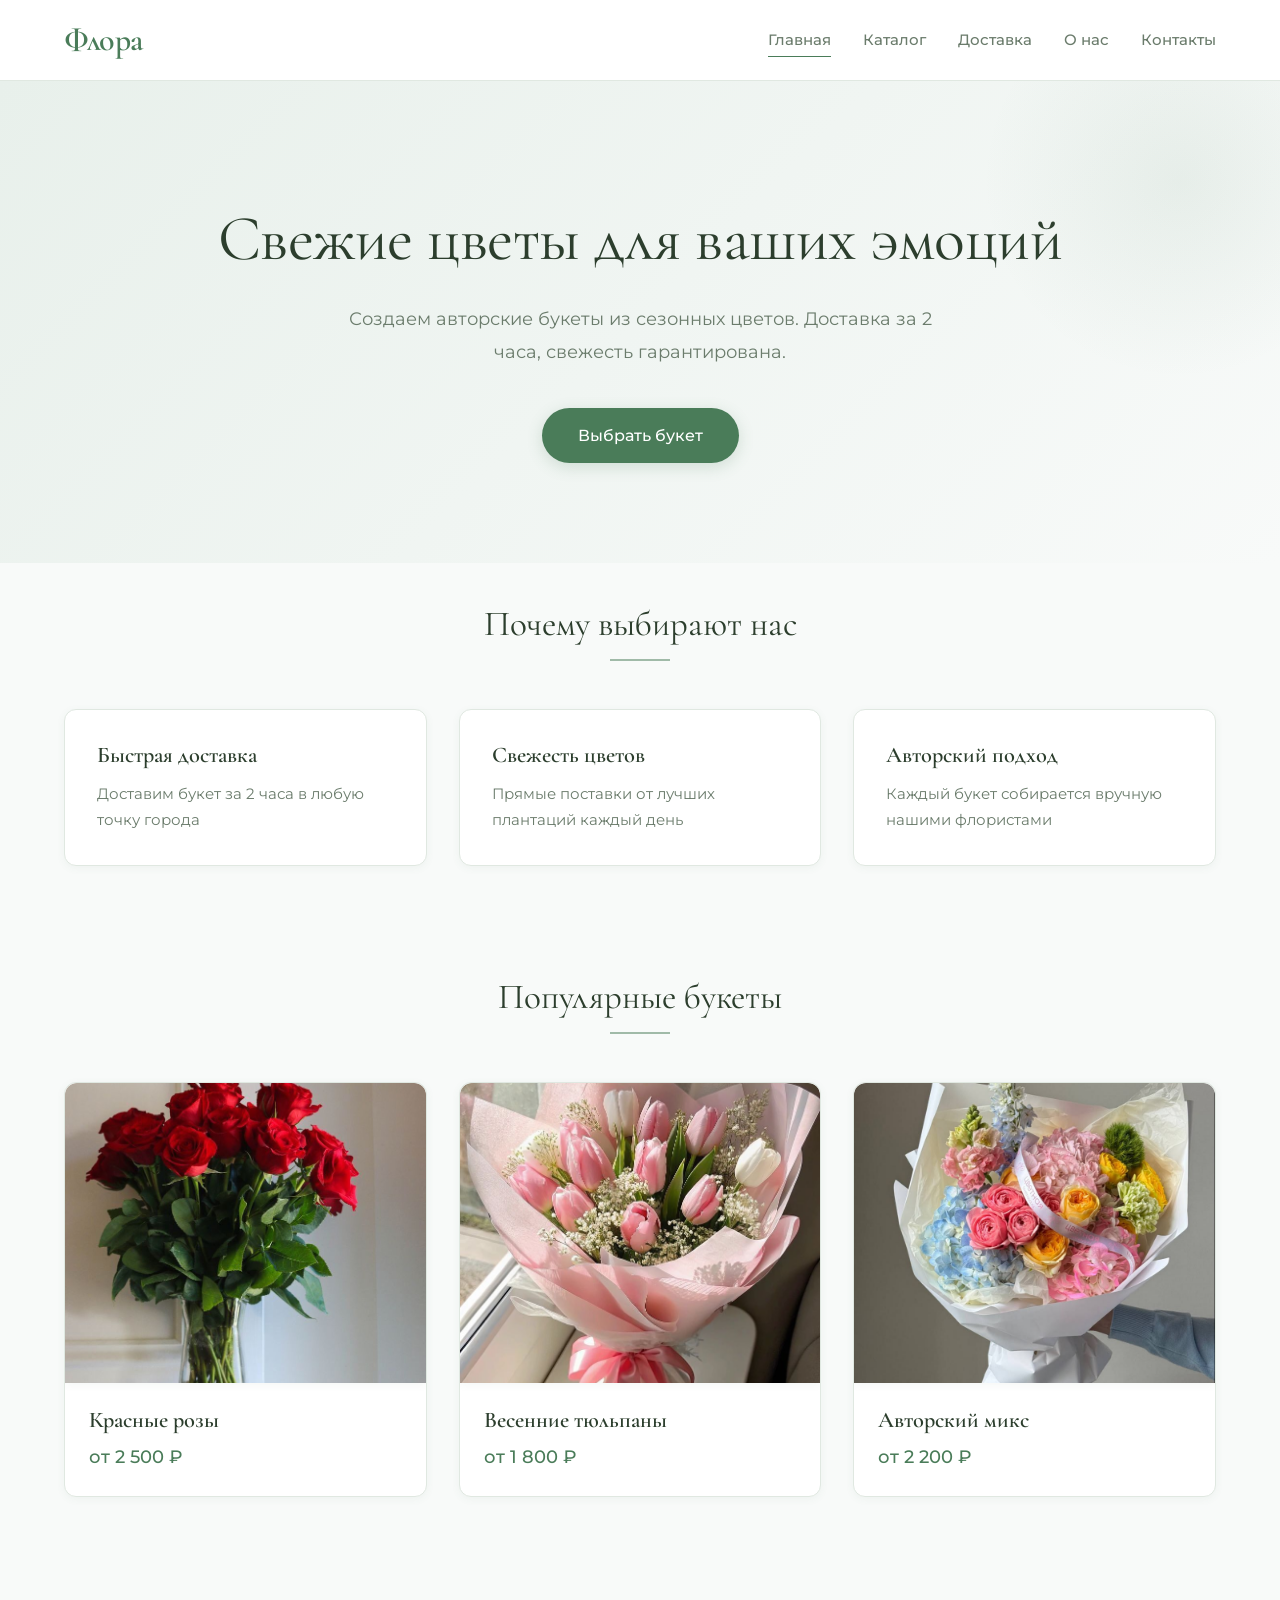
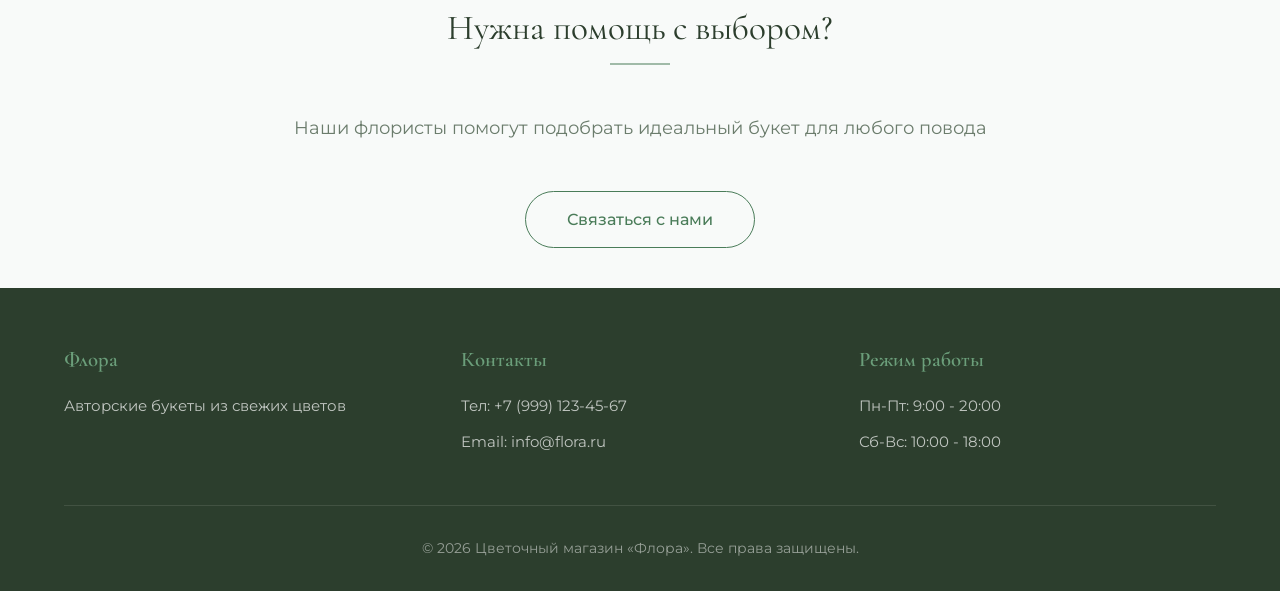
<file: index.html>
<!DOCTYPE html>
<html lang="ru">
<head>
    <meta charset="UTF-8">
    <meta name="viewport" content="width=device-width, initial-scale=1.0">
    <title>Цветочный магазин «Флора»</title>
    <meta name="description" content="Свежие цветы и авторские букеты с доставкой по городу. Розы, тюльпаны, пионы. Быстрая доставка за 2 часа. Заказывайте онлайн!">
    <meta property="og:title" content="Цветочный магазин «Флора» — Свежие букеты">
    <meta property="og:description" content="Авторские букеты из свежих цветов с быстрой доставкой">
    <meta property="og:image" content="images/og-image.jpg">
    <meta property="og:type" content="website">
    <link rel="icon" href="favicon.ico" type="image/x-icon">
    <link rel="stylesheet" href="style.css">
    <script type="application/ld+json">
    {
        "@context": "https://schema.org",
        "@type": "Florist",
        "name": "Флора",
        "description": "Цветочный магазин с доставкой свежих букетов",
        "url": "https://lina1933.github.io/flora"
    }
    </script>
</head>
<body>
    <header class="header">
        <div class="container header-inner">
            <a href="/index.html" class="logo">Флора</a>
            <button class="menu-toggle" aria-label="Открыть меню">☰</button>
            <nav class="nav">
                <ul class="nav-list">
                    <li><a href="index.html" class="nav-link active">Главная</a></li>
                    <li><a href="catalog.html" class="nav-link">Каталог</a></li>
                    <li><a href="delivery.html" class="nav-link">Доставка</a></li>
                    <li><a href="about.html" class="nav-link">О нас</a></li>
                    <li><a href="contacts.html" class="nav-link">Контакты</a></li>
                </ul>
            </nav>
        </div>
    </header>

    <main class="main">
        <section class="hero">
            <div class="container">
                <h1 class="hero-title">Свежие цветы для ваших эмоций</h1>
                <p class="hero-text">Создаем авторские букеты из сезонных цветов. Доставка за 2 часа, свежесть гарантирована.</p>
                <a href="catalog.html" class="btn btn-primary">Выбрать букет</a>
            </div>
        </section>

        <section class="features section">
            <div class="container">
                <h2 class="section-title">Почему выбирают нас</h2>
                <div class="features-grid">
                    <article class="feature-card">
                        <h3 class="feature-title">Быстрая доставка</h3>
                        <p class="feature-text">Доставим букет за 2 часа в любую точку города</p>
                    </article>
                    <article class="feature-card">
                        <h3 class="feature-title">Свежесть цветов</h3>
                        <p class="feature-text">Прямые поставки от лучших плантаций каждый день</p>
                    </article>
                    <article class="feature-card">
                        <h3 class="feature-title">Авторский подход</h3>
                        <p class="feature-text">Каждый букет собирается вручную нашими флористами</p>
                    </article>
                </div>
            </div>
        </section>

        <section class="popular section">
            <div class="container">
                <h2 class="section-title">Популярные букеты</h2>
                <div class="products-grid">
                    <article class="product-card">
                        <figure class="product-image">
                            <img src="images\img-1.jpg" alt="Букет из красных роз" loading="lazy">
                        </figure>
                        <h3 class="product-title">Красные розы</h3>
                        <p class="product-price">от 2 500 ₽</p>
                    </article>
                    <article class="product-card">
                        <figure class="product-image">
                            <img src="images\img-2.jpg" alt="Букет из весенних тюльпанов" loading="lazy">
                        </figure>
                        <h3 class="product-title">Весенние тюльпаны</h3>
                        <p class="product-price">от 1 800 ₽</p>
                    </article>
                    <article class="product-card">
                        <figure class="product-image">
                            <img src="images\img-3.jpg" alt="Смешанный авторский букет" loading="lazy">
                        </figure>
                        <h3 class="product-title">Авторский микс</h3>
                        <p class="product-price">от 2 200 ₽</p>
                    </article>
                </div>
            </div>
        </section>

        <section class="cta section">
            <div class="container">
                <h2 class="section-title">Нужна помощь с выбором?</h2>
                <p class="page-description">Наши флористы помогут подобрать идеальный букет для любого повода</p>
                <a href="contacts.html" class="btn btn-secondary">Связаться с нами</a>
            </div>
        </section>
    </main>

    <footer class="footer">
        <div class="container">
            <div class="footer-content">
                <div class="footer-section">
                    <h3 class="footer-title">Флора</h3>
                    <p class="footer-text">Авторские букеты из свежих цветов</p>
                </div>
                <div class="footer-section">
                    <h3 class="footer-title">Контакты</h3>
                    <p class="footer-text">Тел: +7 (999) 123-45-67</p>
                    <p class="footer-text">Email: info@flora.ru</p>
                </div>
                <div class="footer-section">
                    <h3 class="footer-title">Режим работы</h3>
                    <p class="footer-text">Пн-Пт: 9:00 - 20:00</p>
                    <p class="footer-text">Сб-Вс: 10:00 - 18:00</p>
                </div>
            </div>
            <p class="copyright">© 2026 Цветочный магазин «Флора». Все права защищены.</p>
        </div>
    </footer>

    <script src="script.js"></script>
</body>
</html>
</file>
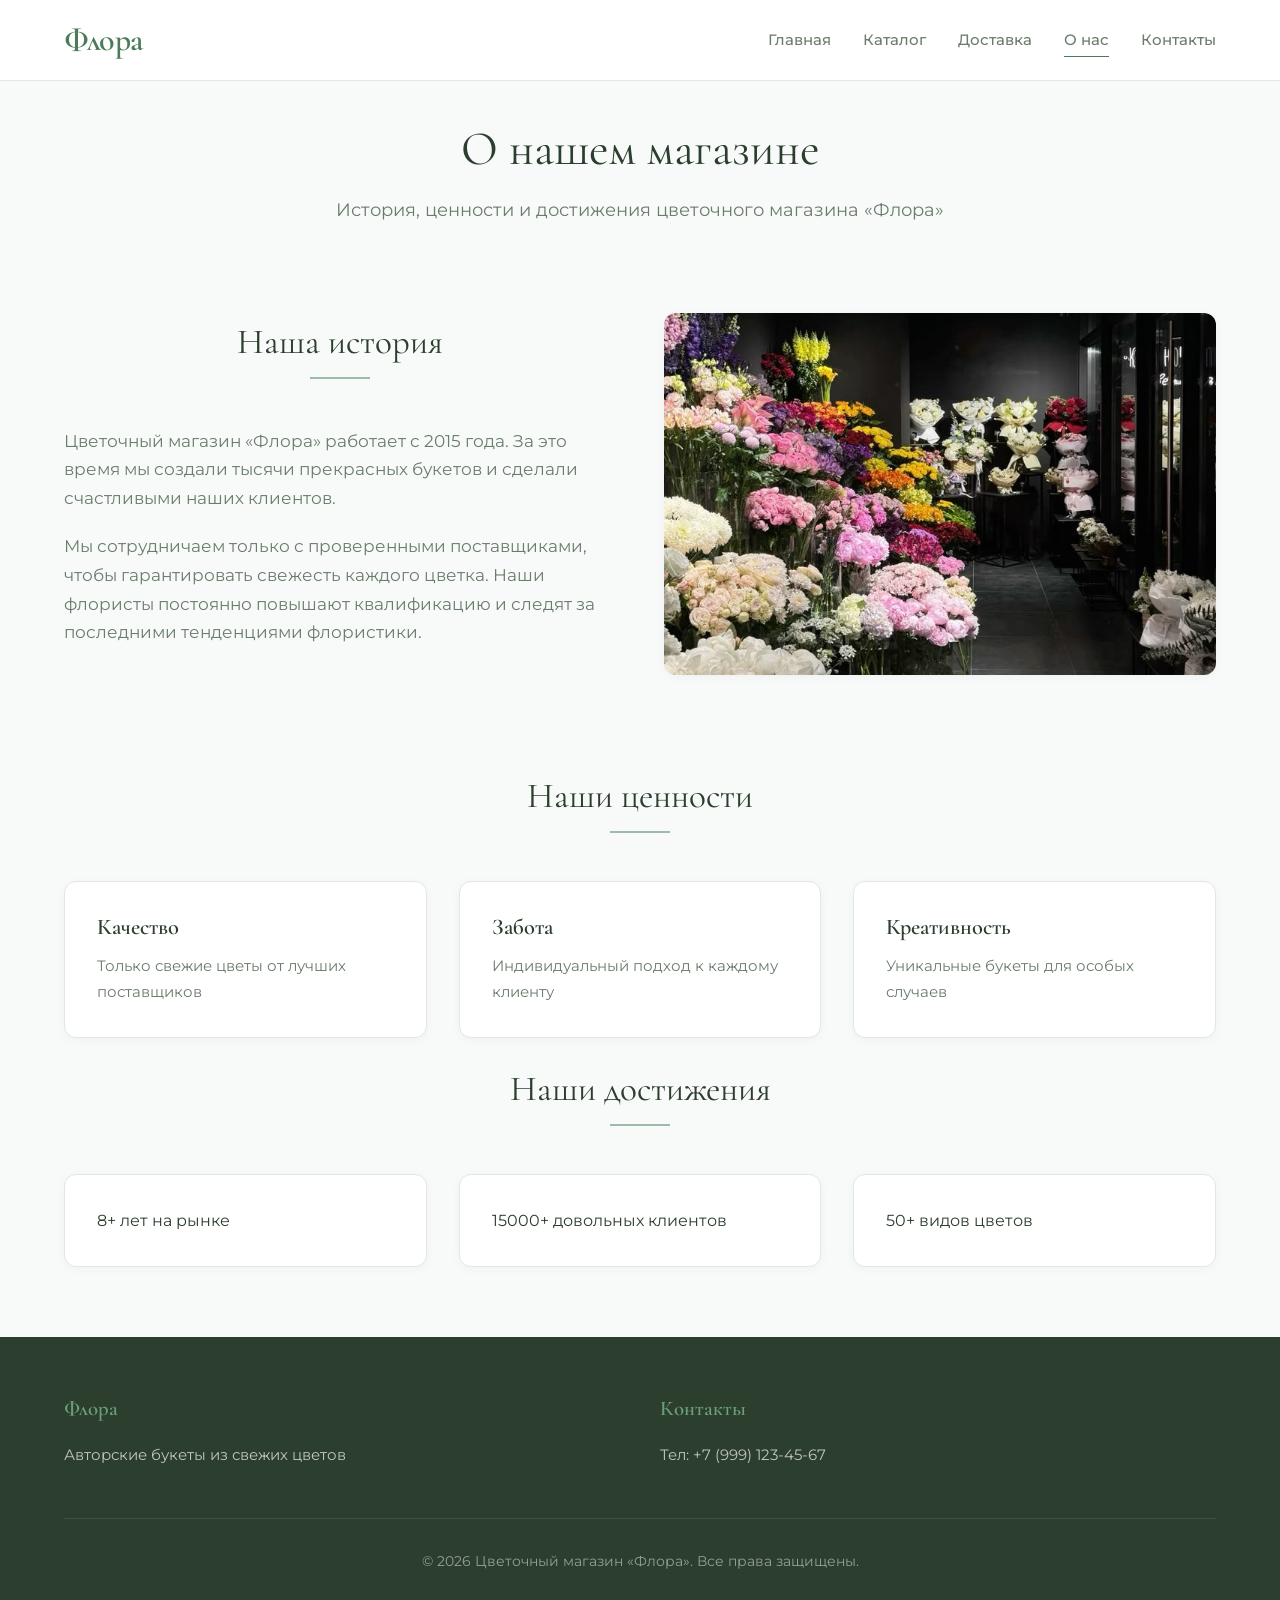
<file: about.html>
<!DOCTYPE html>
<html lang="ru">
<head>
    <meta charset="UTF-8">
    <meta name="viewport" content="width=device-width, initial-scale=1.0">
    <title>О магазине - Цветочный магазин «Флора»</title>
    <meta name="description" content="Цветочный магазин «Флора» работает с 2015 года. Свежие цветы, опытные флористы, индивидуальный подход к каждому клиенту.">
    <meta property="og:title" content="О магазине — Флора">
    <meta property="og:description" content="Узнайте больше о нашем цветочном магазине">
    <link rel="icon" href="favicon.ico" type="image/x-icon">
    <link rel="stylesheet" href="style.css">
</head>
<body>
    <header class="header">
        <div class="container header-inner">
            <a href="/index.html" class="logo">Флора</a>
            <button class="menu-toggle" aria-label="Открыть меню">☰</button>
            <nav class="nav">
                <ul class="nav-list">
                    <li><a href="index.html" class="nav-link">Главная</a></li>
                    <li><a href="catalog.html" class="nav-link">Каталог</a></li>
                    <li><a href="delivery.html" class="nav-link">Доставка</a></li>
                    <li><a href="about.html" class="nav-link active">О нас</a></li>
                    <li><a href="contacts.html" class="nav-link">Контакты</a></li>
                </ul>
            </nav>
        </div>
    </header>

    <main class="main">
        <div class="container section">
            <h1 class="page-title">О нашем магазине</h1>
            <p class="page-description">История, ценности и достижения цветочного магазина «Флора»</p>

            <section class="about-section">
                <div class="about-content">
                    <h2 class="section-title">Наша история</h2>
                    <p class="about-text">Цветочный магазин «Флора» работает с 2015 года. За это время мы создали тысячи прекрасных букетов и сделали счастливыми наших клиентов.</p>
                    <p class="about-text">Мы сотрудничаем только с проверенными поставщиками, чтобы гарантировать свежесть каждого цветка. Наши флористы постоянно повышают квалификацию и следят за последними тенденциями флористики.</p>
                </div>
                <figure>
                    <img src="images\img-11.jpg" alt="Интерьер цветочного магазина Флора">
                </figure>
            </section>

            <section class="values-section">
                <h2 class="section-title">Наши ценности</h2>
                <div class="values-grid">
                    <div class="value-card">
                        <h3 class="value-title">Качество</h3>
                        <p class="value-text">Только свежие цветы от лучших поставщиков</p>
                    </div>
                    <div class="value-card">
                        <h3 class="value-title">Забота</h3>
                        <p class="value-text">Индивидуальный подход к каждому клиенту</p>
                    </div>
                    <div class="value-card">
                        <h3 class="value-title">Креативность</h3>
                        <p class="value-text">Уникальные букеты для особых случаев</p>
                    </div>
                </div>
            </section>

            <section class="stats-section">
                <h2 class="section-title">Наши достижения</h2>
                <div class="stats-grid">
                    <div class="stat-item">
                        <span class="stat-number">8+</span>
                        <span class="stat-label">лет на рынке</span>
                    </div>
                    <div class="stat-item">
                        <span class="stat-number">15000+</span>
                        <span class="stat-label">довольных клиентов</span>
                    </div>
                    <div class="stat-item">
                        <span class="stat-number">50+</span>
                        <span class="stat-label">видов цветов</span>
                    </div>
                </div>
            </section>
        </div>
    </main>

    <footer class="footer">
        <div class="container">
            <div class="footer-content">
                <div class="footer-section">
                    <h3 class="footer-title">Флора</h3>
                    <p class="footer-text">Авторские букеты из свежих цветов</p>
                </div>
                <div class="footer-section">
                    <h3 class="footer-title">Контакты</h3>
                    <p class="footer-text">Тел: +7 (999) 123-45-67</p>
                </div>
            </div>
            <p class="copyright">© 2026 Цветочный магазин «Флора». Все права защищены.</p>
        </div>
    </footer>

    <script src="script.js"></script>
</body>
</html>
</file>
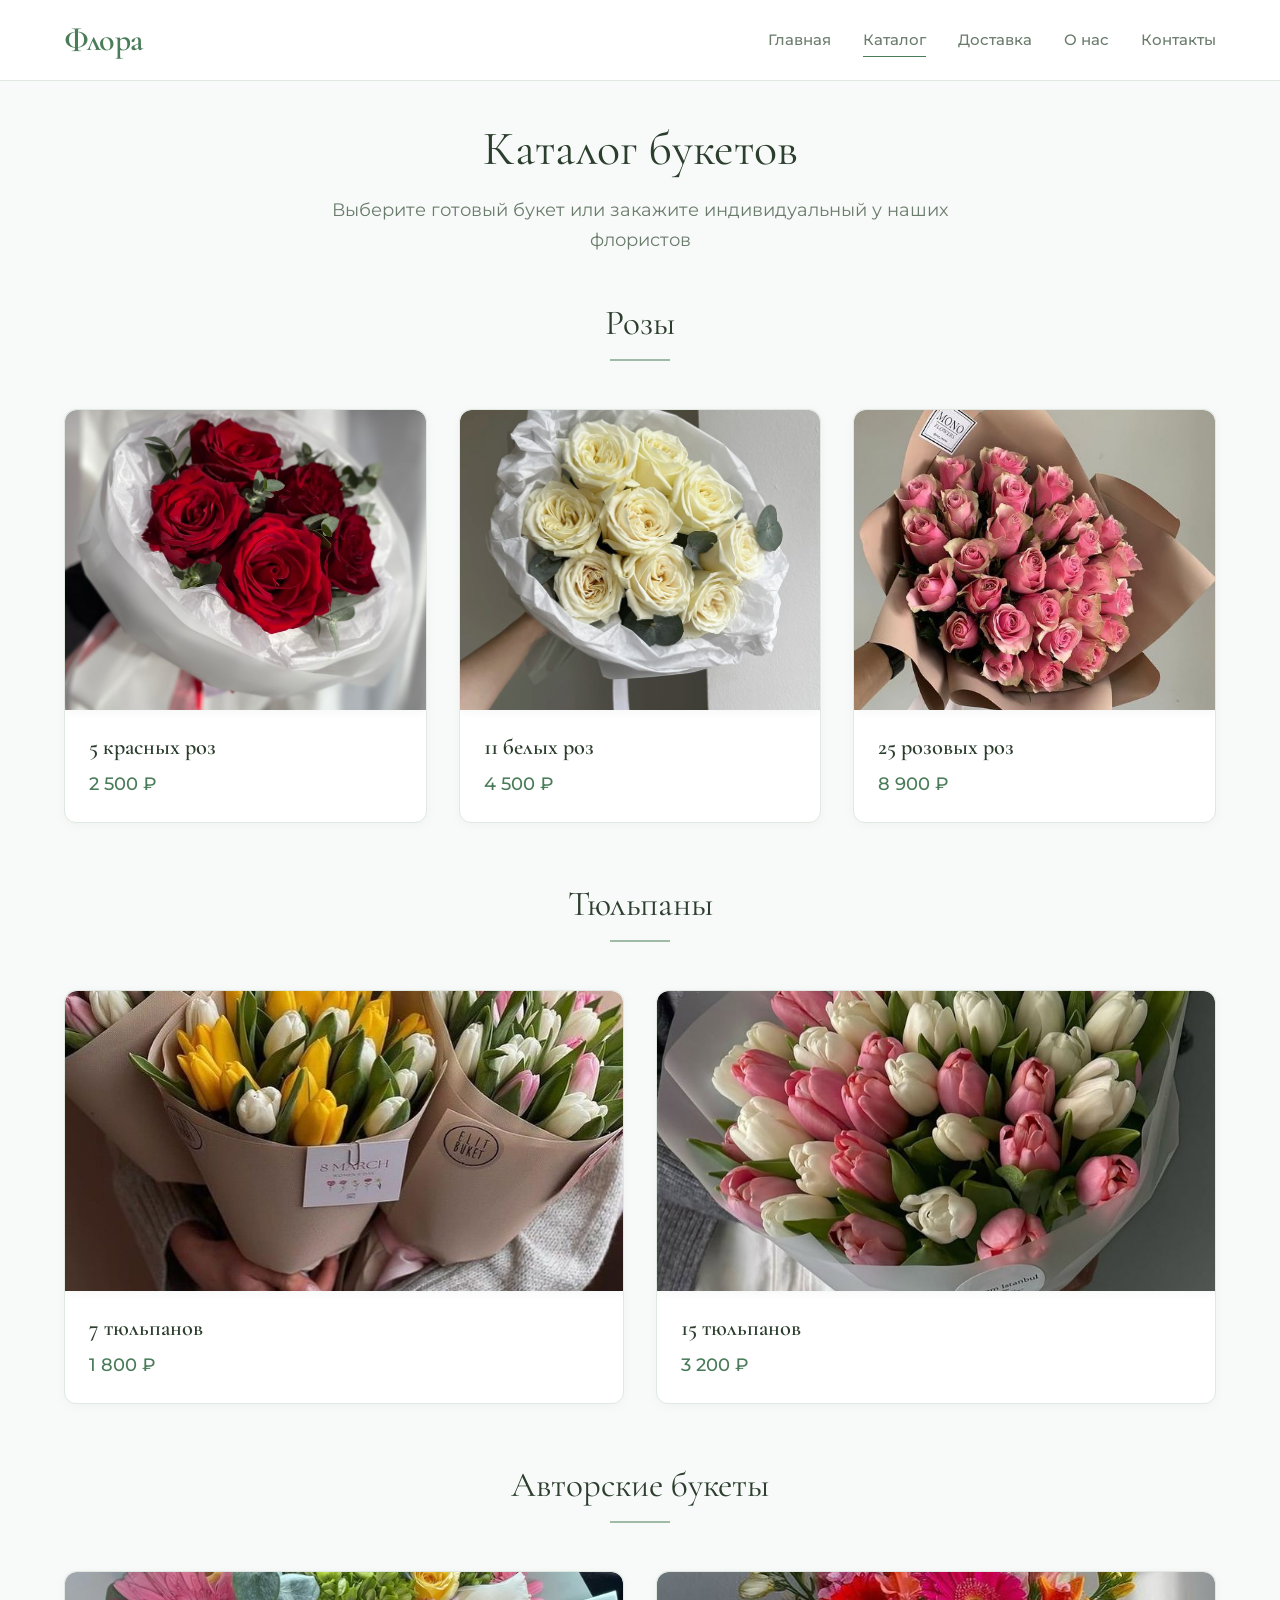
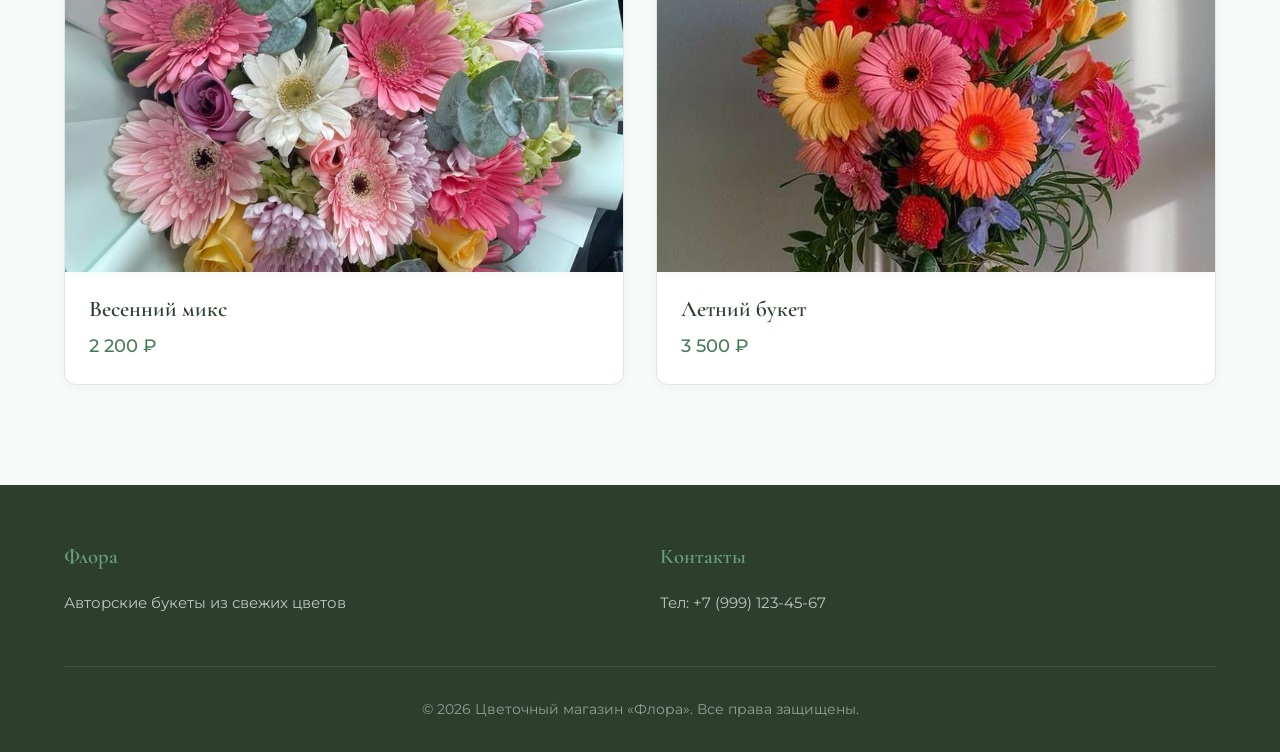
<file: catalog.html>
<!DOCTYPE html>
<html lang="ru">
<head>
    <meta charset="UTF-8">
    <meta name="viewport" content="width=device-width, initial-scale=1.0">
    <title>Каталог букетов - Цветочный магазин «Флора»</title>
    <meta name="description" content="Большой выбор авторских букетов: розы, тюльпаны, пионы, хризантемы. Цены от 1500 рублей. Доставка по городу за 2 часа.">
    <meta property="og:title" content="Каталог букетов — Флора">
    <meta property="og:description" content="Выберите идеальный букет из нашей коллекции">
    <meta property="og:image" content="images/og-catalog.jpg">
    <link rel="icon" href="favicon.ico" type="image/x-icon">
    <link rel="stylesheet" href="style.css">
</head>
<body>
    <header class="header">
        <div class="container header-inner">
            <a href="/index.html" class="logo">Флора</a>
            <button class="menu-toggle" aria-label="Открыть меню">☰</button>
            <nav class="nav">
                <ul class="nav-list">
                    <li><a href="index.html" class="nav-link">Главная</a></li>
                    <li><a href="catalog.html" class="nav-link active">Каталог</a></li>
                    <li><a href="delivery.html" class="nav-link">Доставка</a></li>
                    <li><a href="about.html" class="nav-link">О нас</a></li>
                    <li><a href="contacts.html" class="nav-link">Контакты</a></li>
                </ul>
            </nav>
        </div>
    </header>

    <main class="main">
        <div class="container section">
            <h1 class="page-title">Каталог букетов</h1>
            <p class="page-description">Выберите готовый букет или закажите индивидуальный у наших флористов</p>

            <section class="catalog-section">
                <h2 class="section-title">Розы</h2>
                <div class="products-grid">
                    <article class="product-card">
                        <figure class="product-image">
                            <img src="images\img-4.jpg" alt="Букет из 5 красных роз" loading="lazy">
                        </figure>
                        <h3 class="product-title">5 красных роз</h3>
                        <p class="product-price">2 500 ₽</p>
                    </article>
                    <article class="product-card">
                        <figure class="product-image">
                            <img src="images\img-5.jpg" alt="Букет из 11 белых роз" loading="lazy">
                        </figure>
                        <h3 class="product-title">11 белых роз</h3>
                        <p class="product-price">4 500 ₽</p>
                    </article>
                    <article class="product-card">
                        <figure class="product-image">
                            <img src="images\img-6.jpg" alt="Букет из 25 розовых роз" loading="lazy">
                        </figure>
                        <h3 class="product-title">25 розовых роз</h3>
                        <p class="product-price">8 900 ₽</p>
                    </article>
                </div>
            </section>

            <section class="catalog-section">
                <h2 class="section-title">Тюльпаны</h2>
                <div class="products-grid">
                    <article class="product-card">
                        <figure class="product-image">
                            <img src="images\img-7.jpg" alt="Букет из 7 тюльпанов" loading="lazy">
                        </figure>
                        <h3 class="product-title">7 тюльпанов</h3>
                        <p class="product-price">1 800 ₽</p>
                    </article>
                    <article class="product-card">
                        <figure class="product-image">
                            <img src="images\img-8.jpg" alt="Букет из 15 тюльпанов" loading="lazy">
                        </figure>
                        <h3 class="product-title">15 тюльпанов</h3>
                        <p class="product-price">3 200 ₽</p>
                    </article>
                </div>
            </section>

            <section class="catalog-section">
                <h2 class="section-title">Авторские букеты</h2>
                <div class="products-grid">
                    <article class="product-card">
                        <figure class="product-image">
                            <img src="images\img-9.jpg" alt="Весенний авторский микс" loading="lazy">
                        </figure>
                        <h3 class="product-title">Весенний микс</h3>
                        <p class="product-price">2 200 ₽</p>
                    </article>
                    <article class="product-card">
                        <figure class="product-image">
                            <img src="images\img-10.jpg" alt="Летний авторский букет" loading="lazy">
                        </figure>
                        <h3 class="product-title">Летний букет</h3>
                        <p class="product-price">3 500 ₽</p>
                    </article>
                </div>
            </section>

        </div>
    </main>

    <footer class="footer">
        <div class="container">
            <div class="footer-content">
                <div class="footer-section">
                    <h3 class="footer-title">Флора</h3>
                    <p class="footer-text">Авторские букеты из свежих цветов</p>
                </div>
                <div class="footer-section">
                    <h3 class="footer-title">Контакты</h3>
                    <p class="footer-text">Тел: +7 (999) 123-45-67</p>
                </div>
            </div>
            <p class="copyright">© 2026 Цветочный магазин «Флора». Все права защищены.</p>
        </div>
    </footer>

    <script src="script.js"></script>
</body>
</html>
</file>
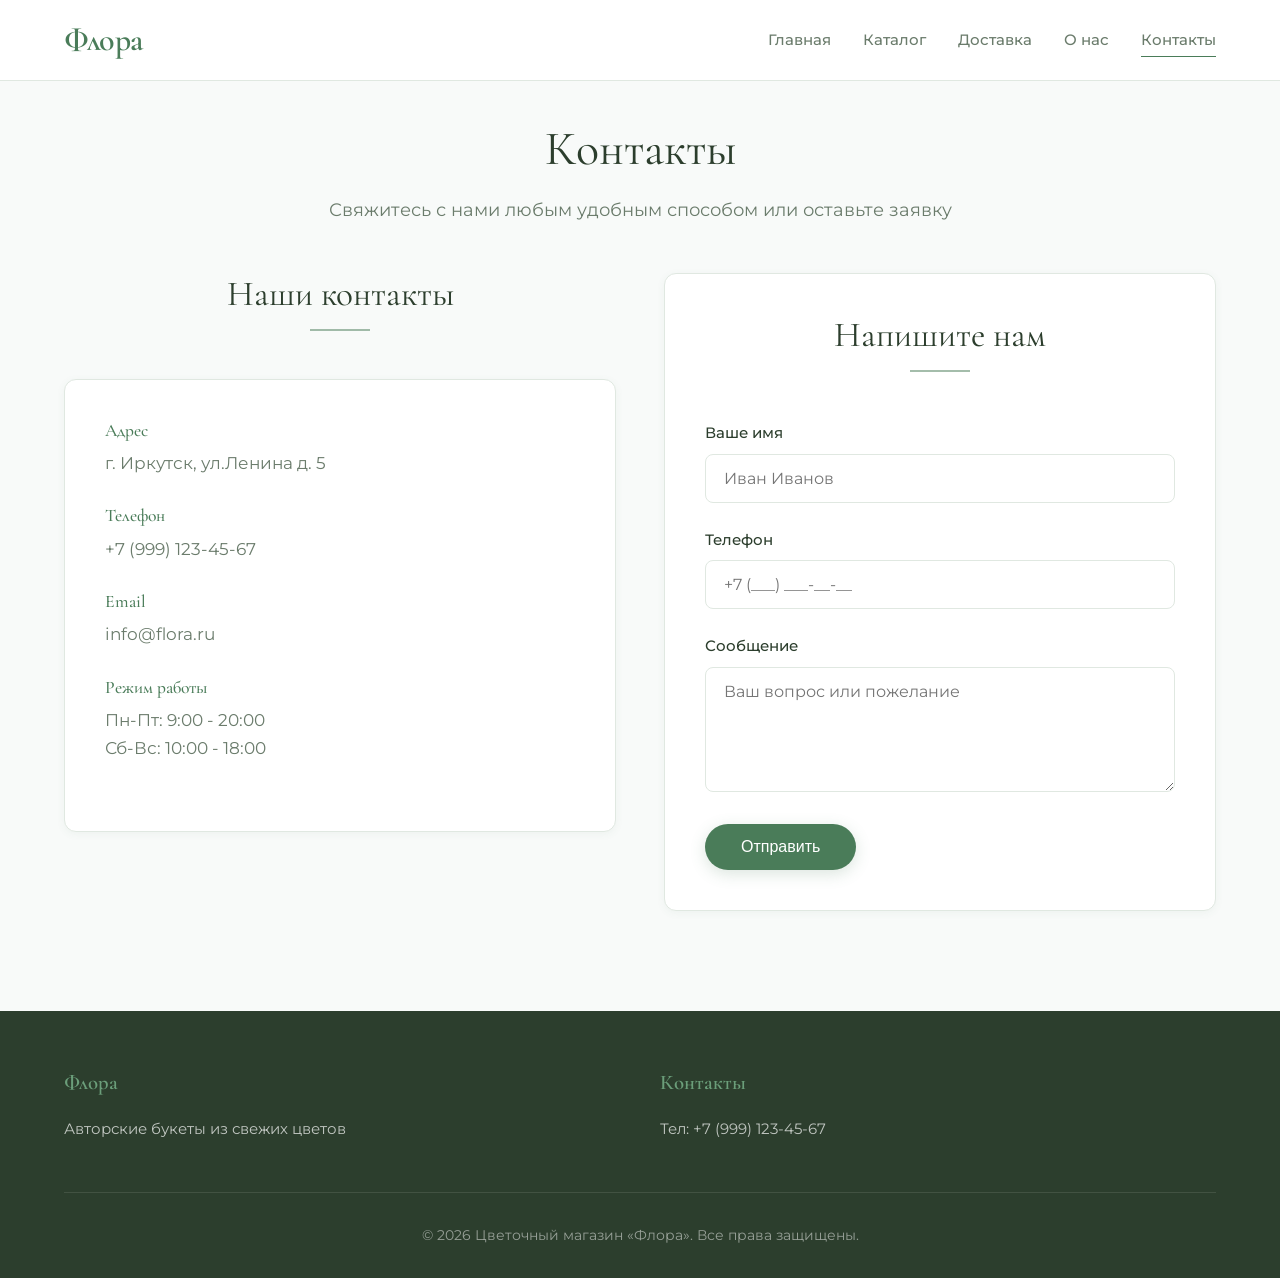
<file: contacts.html>
<!DOCTYPE html>
<html lang="ru">
<head>
    <meta charset="UTF-8">
    <meta name="viewport" content="width=device-width, initial-scale=1.0">
    <title>Контакты - Цветочный магазин «Флора»</title>
    <meta name="description" content="Контактная информация магазина Флора: адрес, телефон, email, режим работы. Форма обратной связи для заказа букетов.">
    <meta property="og:title" content="Контакты — Флора">
    <meta property="og:description" content="Свяжитесь с нами удобным способом">
    <link rel="icon" href="favicon.ico" type="image/x-icon">
    <link rel="stylesheet" href="style.css">
</head>
<body>
    <header class="header">
        <div class="container header-inner">
            <a href="/index.html" class="logo">Флора</a>
            <button class="menu-toggle" aria-label="Открыть меню">☰</button>
            <nav class="nav">
                <ul class="nav-list">
                    <li><a href="index.html" class="nav-link">Главная</a></li>
                    <li><a href="catalog.html" class="nav-link">Каталог</a></li>
                    <li><a href="delivery.html" class="nav-link">Доставка</a></li>
                    <li><a href="about.html" class="nav-link">О нас</a></li>
                    <li><a href="contacts.html" class="nav-link active">Контакты</a></li>
                </ul>
            </nav>
        </div>
    </header>

    <main class="main">
        <div class="container section">
            <h1 class="page-title">Контакты</h1>
            <p class="page-description">Свяжитесь с нами любым удобным способом или оставьте заявку</p>

            <div class="contacts-grid">
                <section class="contact-info">
                    <h2 class="section-title">Наши контакты</h2>
                    <div class="contact-details">
                        <div class="contact-item">
                            <h3 class="contact-label">Адрес</h3>
                            <p class="contact-text">г. Иркутск, ул.Ленина д. 5</p>
                        </div>
                        <div class="contact-item">
                            <h3 class="contact-label">Телефон</h3>
                            <p class="contact-text">+7 (999) 123-45-67</p>
                        </div>
                        <div class="contact-item">
                            <h3 class="contact-label">Email</h3>
                            <p class="contact-text">info@flora.ru</p>
                        </div>
                        <div class="contact-item">
                            <h3 class="contact-label">Режим работы</h3>
                            <p class="contact-text">Пн-Пт: 9:00 - 20:00</p>
                            <p class="contact-text">Сб-Вс: 10:00 - 18:00</p>
                        </div>
                    </div>
                </section>

                <section class="contact-form-section">
                    <h2 class="section-title">Напишите нам</h2>
                    <form class="contact-form" action="#" method="post">
                        <div class="form-group">
                            <label class="form-label" for="name">Ваше имя</label>
                            <input class="form-input" type="text" id="name" name="name" required placeholder="Иван Иванов">
                        </div>
                        <div class="form-group">
                            <label class="form-label" for="phone">Телефон</label>
                            <input class="form-input" type="tel" id="phone" name="phone" required placeholder="+7 (___) ___-__-__">
                        </div>
                        <div class="form-group">
                            <label class="form-label" for="message">Сообщение</label>
                            <textarea class="form-textarea" id="message" name="message" rows="5" required placeholder="Ваш вопрос или пожелание"></textarea>
                        </div>
                        <button class="btn btn-primary" type="submit">Отправить</button>
                    </form>
                </section>
            </div>
        </div>
    </main>

    <footer class="footer">
        <div class="container">
            <div class="footer-content">
                <div class="footer-section">
                    <h3 class="footer-title">Флора</h3>
                    <p class="footer-text">Авторские букеты из свежих цветов</p>
                </div>
                <div class="footer-section">
                    <h3 class="footer-title">Контакты</h3>
                    <p class="footer-text">Тел: +7 (999) 123-45-67</p>
                </div>
            </div>
            <p class="copyright">© 2026 Цветочный магазин «Флора». Все права защищены.</p>
        </div>
    </footer>

    <script src="script.js"></script>
</body>
</html>
</file>
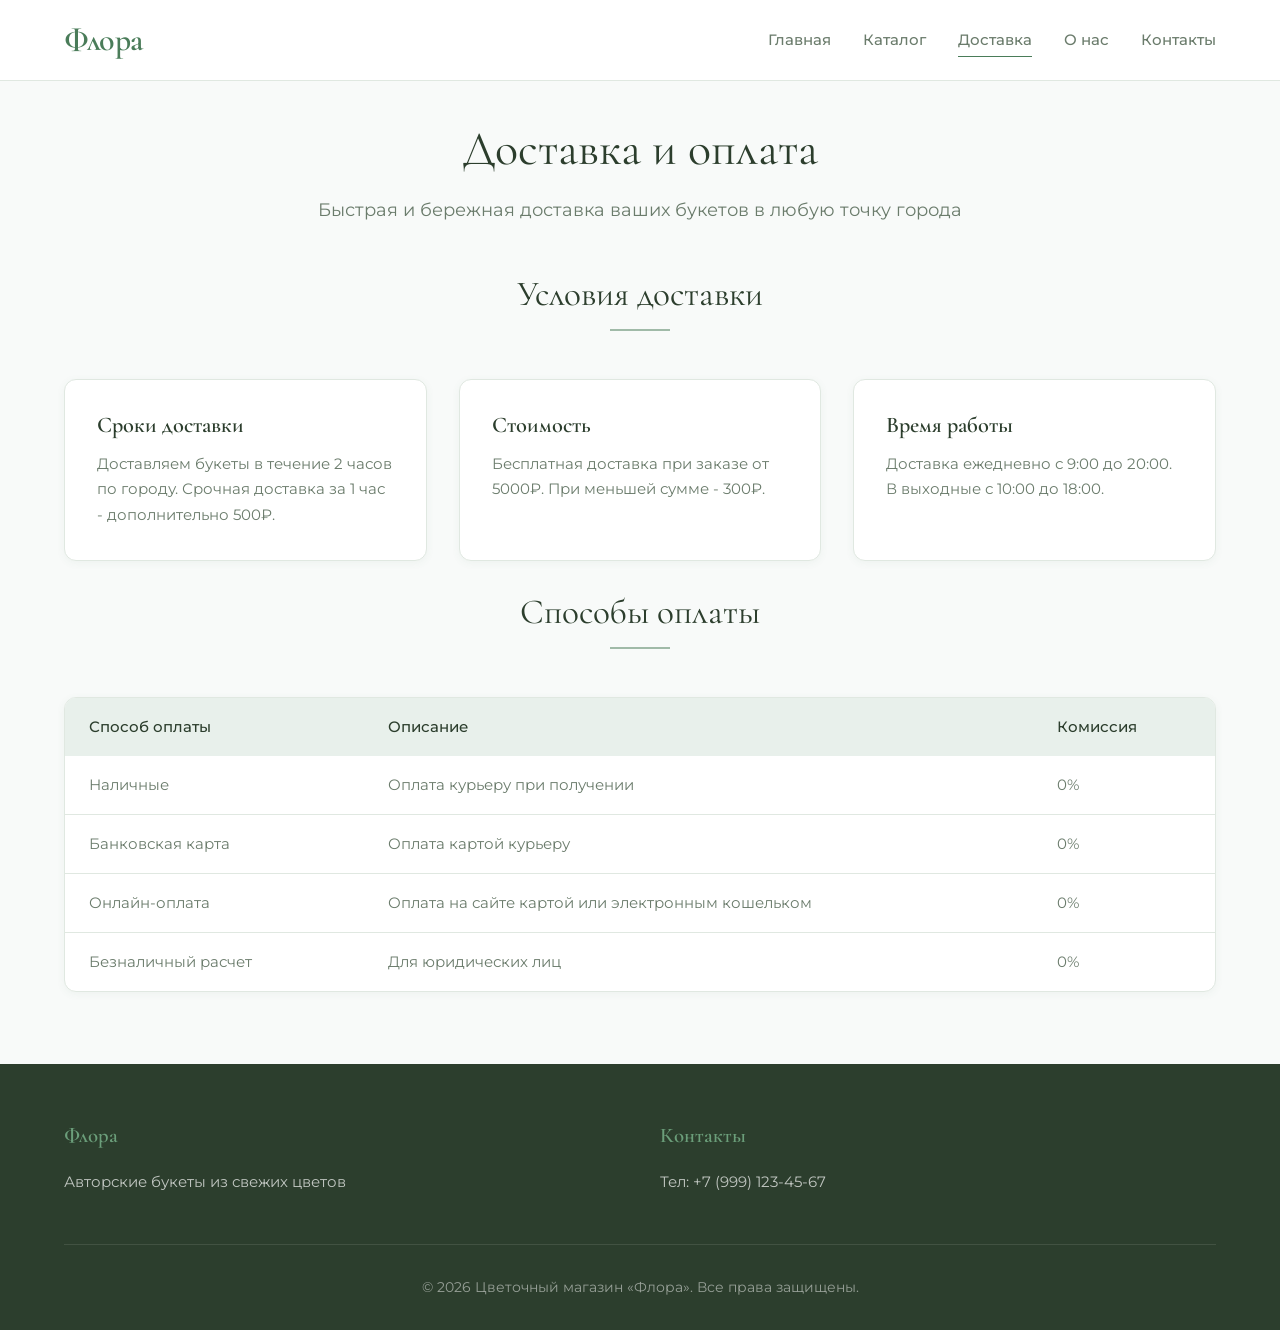
<file: delivery.html>
<!DOCTYPE html>
<html lang="ru">
<head>
    <meta charset="UTF-8">
    <meta name="viewport" content="width=device-width, initial-scale=1.0">
    <title>Доставка и оплата — Цветочный магазин «Флора»</title>
    <meta name="description" content="Быстрая доставка цветов за 2 часа. Бесплатная доставка от 5000₽. Оплата наличными, картой или онлайн без комиссии.">
    <meta property="og:title" content="Доставка и оплата — Флора">
    <meta property="og:description" content="Условия доставки и оплаты букетов">
    <link rel="icon" href="favicon.ico" type="image/x-icon">
    <link rel="stylesheet" href="style.css">
</head>
<body>
    <header class="header">
        <div class="container header-inner">
            <a href="/index.html" class="logo">Флора</a>
            <button class="menu-toggle" aria-label="Открыть меню">☰</button>
            <nav class="nav">
                <ul class="nav-list">
                    <li><a href="index.html" class="nav-link">Главная</a></li>
                    <li><a href="catalog.html" class="nav-link">Каталог</a></li>
                    <li><a href="delivery.html" class="nav-link active">Доставка</a></li>
                    <li><a href="about.html" class="nav-link">О нас</a></li>
                    <li><a href="contacts.html" class="nav-link">Контакты</a></li>
                </ul>
            </nav>
        </div>
    </header>

    <main class="main">
        <div class="container section">
            <h1 class="page-title">Доставка и оплата</h1>
            <p class="page-description">Быстрая и бережная доставка ваших букетов в любую точку города</p>

            <section class="content-section">
                <h2 class="section-title">Условия доставки</h2>
                <div class="info-grid">
                    <div class="info-card">
                        <h3 class="info-title">Сроки доставки</h3>
                        <p class="info-text">Доставляем букеты в течение 2 часов по городу. Срочная доставка за 1 час - дополнительно 500₽.</p>
                    </div>
                    <div class="info-card">
                        <h3 class="info-title">Стоимость</h3>
                        <p class="info-text">Бесплатная доставка при заказе от 5000₽. При меньшей сумме - 300₽.</p>
                    </div>
                    <div class="info-card">
                        <h3 class="info-title">Время работы</h3>
                        <p class="info-text">Доставка ежедневно с 9:00 до 20:00. В выходные с 10:00 до 18:00.</p>
                    </div>
                </div>
            </section>

            <section class="content-section">
                <h2 class="section-title">Способы оплаты</h2>
                <table class="info-table">
                    <thead>
                        <tr>
                            <th>Способ оплаты</th>
                            <th>Описание</th>
                            <th>Комиссия</th>
                        </tr>
                    </thead>
                    <tbody>
                        <tr>
                            <td>Наличные</td>
                            <td>Оплата курьеру при получении</td>
                            <td>0%</td>
                        </tr>
                        <tr>
                            <td>Банковская карта</td>
                            <td>Оплата картой курьеру</td>
                            <td>0%</td>
                        </tr>
                        <tr>
                            <td>Онлайн-оплата</td>
                            <td>Оплата на сайте картой или электронным кошельком</td>
                            <td>0%</td>
                        </tr>
                        <tr>
                            <td>Безналичный расчет</td>
                            <td>Для юридических лиц</td>
                            <td>0%</td>
                        </tr>
                    </tbody>
                </table>
            </section>
        </div>
    </main>

    <footer class="footer">
        <div class="container">
            <div class="footer-content">
                <div class="footer-section">
                    <h3 class="footer-title"> Флора</h3>
                    <p class="footer-text">Авторские букеты из свежих цветов</p>
                </div>
                <div class="footer-section">
                    <h3 class="footer-title">Контакты</h3>
                    <p class="footer-text">Тел: +7 (999) 123-45-67</p>
                </div>
            </div>
            <p class="copyright">© 2026 Цветочный магазин «Флора». Все права защищены.</p>
        </div>
    </footer>

    <script src="script.js"></script>
</body>
</html>
</file>
<file: style.css>
@import url('https://fonts.googleapis.com/css2?family=Cormorant+Garamond:ital,wght@0,400;0,600;1,400&family=Montserrat:wght@300;400;500&display=swap');

:root {
    --bg-primary: #ffffff;
    --bg-secondary: #f8faf9;
    --text-primary: #2c3e2d;
    --text-secondary: #6b7c6c;
    --accent: #4a7c59;
    --accent-light: #6b9e7a;
    --accent-soft: #e8f0eb;
    --border: #e0e8e1;
    --radius: 12px;
    --shadow-sm: 0 2px 8px rgba(74, 124, 89, 0.06);
    --shadow: 0 4px 20px rgba(74, 124, 89, 0.1);
}

* {
    margin: 0;
    padding: 0;
    box-sizing: border-box;
}

body {
    font-family: 'Montserrat', sans-serif;
    background: var(--bg-secondary);
    color: var(--text-primary);
    line-height: 1.7;
    font-weight: 400;
}

h1, h2, h3, h4 {
    font-family: 'Cormorant Garamond', serif;
    font-weight: 600;
    line-height: 1.2;
    color: var(--text-primary);
}

a {
    color: var(--accent);
    text-decoration: none;
    transition: all 0.3s ease;
}

a:hover {
    color: var(--accent-light);
}

.container {
    max-width: 1200px;
    margin: 0 auto;
    padding: 0 24px;
}

.header {
    background: rgba(255, 255, 255, 0.95);
    backdrop-filter: blur(10px);
    border-bottom: 1px solid var(--border);
    position: sticky;
    top: 0;
    z-index: 100;
}

.header-inner {
    display: flex;
    align-items: center;
    justify-content: space-between;
    height: 80px;
    position: relative;
}

.logo {
    font-family: 'Cormorant Garamond', serif;
    font-size: 2rem;
    font-weight: 600;
    color: var(--accent);
    letter-spacing: -0.5px;
    z-index: 101;
}

.nav-list {
    list-style: none;
    display: flex;
    gap: 32px;
}

.nav-link {
    color: var(--text-secondary);
    font-size: 0.95rem;
    font-weight: 500;
    padding: 8px 0;
    position: relative;
}

.nav-link::after {
    content: '';
    position: absolute;
    bottom: 0;
    left: 0;
    width: 0;
    height: 1px;
    background: var(--accent);
    transition: width 0.3s ease;
}

.nav-link:hover::after,
.nav-link.active::after {
    width: 100%;
}

.menu-toggle {
    display: none;
    background: none;
    border: none;
    font-size: 1.5rem;
    cursor: pointer;
    color: var(--text-primary);
    z-index: 101;
    padding: 8px;
    order: 2;
}

.hero {
    background: linear-gradient(135deg, var(--accent-soft) 0%, var(--bg-secondary) 100%);
    padding: 120px 24px 100px;
    text-align: center;
    position: relative;
    overflow: hidden;
}

.hero::before {
    content: '';
    position: absolute;
    top: -100px;
    right: -100px;
    width: 400px;
    height: 400px;
    background: radial-gradient(circle, rgba(74, 124, 89, 0.08) 0%, transparent 70%);
    border-radius: 50%;
}

.hero-title {
    font-size: clamp(2.5rem, 5vw, 4rem);
    margin-bottom: 24px;
    font-weight: 400;
    letter-spacing: -0.5px;
}

.hero-text {
    font-size: 1.15rem;
    color: var(--text-secondary);
    max-width: 600px;
    margin: 0 auto 40px;
    line-height: 1.8;
}

.btn {
    display: inline-block;
    padding: 14px 36px;
    border-radius: 50px;
    font-weight: 500;
    font-size: 1rem;
    transition: all 0.3s ease;
    border: none;
    cursor: pointer;
}

.btn-primary {
    background: var(--accent);
    color: white;
    box-shadow: 0 4px 16px rgba(74, 124, 89, 0.2);
}

.btn-primary:hover {
    background: var(--accent-light);
    transform: translateY(-2px);
    box-shadow: 0 6px 20px rgba(74, 124, 89, 0.3);
    color: white;
}

.btn-secondary {
    background: transparent;
    color: var(--accent);
    border: 1px solid var(--accent);
    display: flex;
    max-width: 230px;
    justify-content: center;
    margin: auto;
}

.btn-secondary:hover {
    background: var(--accent-soft);
}

.section {
    padding: 40px 24px;
}

.section-title {
    font-size: 2.2rem;
    margin-bottom: 48px;
    text-align: center;
    font-weight: 400;
    position: relative;
    padding-bottom: 16px;
}

.section-title::after {
    content: '';
    position: absolute;
    bottom: 0;
    left: 50%;
    transform: translateX(-50%);
    width: 60px;
    height: 2px;
    background: var(--accent);
    opacity: 0.5;
}
.features-grid,
.products-grid,
.values-grid,
.stats-grid,
.info-grid {
    display: grid;
    grid-template-columns: repeat(auto-fit, minmax(280px, 1fr));
    gap: 32px;
    margin-bottom: 30px;
}
.feature-card,
.value-card,
.stat-item,
.info-card {
    background: var(--bg-primary);
    border-radius: var(--radius);
    padding: 32px;
    box-shadow: var(--shadow-sm);
    transition: all 0.3s ease;
    border: 1px solid var(--border);
}

.feature-card:hover,
.value-card:hover {
    transform: translateY(-6px);
    box-shadow: var(--shadow);
}

.feature-icon {
    font-size: 2.5rem;
    margin-bottom: 20px;
    color: var(--accent);
}

.feature-title,
.value-title,
.info-title {
    font-size: 1.4rem;
    margin-bottom: 12px;
    font-weight: 600;
}

.feature-text,
.value-text,
.info-text {
    color: var(--text-secondary);
    font-size: 0.95rem;
}
.product-card {
    background: var(--bg-primary);
    border-radius: var(--radius);
    padding: 0;
    box-shadow: var(--shadow-sm);
    transition: all 0.3s ease;
    border: 1px solid var(--border);
    display: flex;
    flex-direction: column;
    overflow: hidden;
}

.product-card:hover {
    transform: translateY(-6px);
    box-shadow: var(--shadow);
}

.product-image {
    width: 100%;
    height: 300px;
    margin: 0;
    border-radius: var(--radius) var(--radius) 0 0;
    overflow: hidden;
    position: relative;
}

.product-image img {
    width: 100%;
    height: 100%;
    object-fit: cover;
    object-position: center;
    transition: transform 0.5s ease;
    display: block;
}

.product-card:hover .product-image img {
    transform: scale(1.05);
}

.product-title {
    font-size: 1.4rem;
    margin-top: 24px;
    margin-bottom: 8px;
    font-weight: 600;
    padding: 0 24px;
    text-align: left;
}

.product-price {
    color: var(--accent);
    font-weight: 500;
    font-size: 1.1rem;
    margin-bottom: 24px;
    padding: 0 24px;
    text-align: left;
}
.info-table {
    width: 100%;
    border-collapse: separate;
    border-spacing: 0;
    margin: 32px 0;
    background: var(--bg-primary);
    border-radius: var(--radius);
    overflow: hidden;
    box-shadow: var(--shadow-sm);
    border: 1px solid var(--border);
}

.info-table th {
    background: var(--accent-soft);
    color: var(--text-primary);
    padding: 16px 24px;
    text-align: left;
    font-weight: 500;
    font-size: 0.95rem;
}

.info-table td {
    padding: 16px 24px;
    border-bottom: 1px solid var(--border);
    font-size: 0.95rem;
    color: var(--text-secondary);
}

.info-table tr:last-child td {
    border-bottom: none;
}

.info-table tr:hover td {
    background: var(--accent-soft);
}
figure {
    margin: 40px 0;
    border-radius: var(--radius);
    overflow: hidden;
    box-shadow: var(--shadow-sm);
}

figure img {
    width: 100%;
    height: auto;
    display: block;
}

figcaption {
    background: var(--bg-primary);
    padding: 16px 24px;
    text-align: center;
    color: var(--text-secondary);
    font-size: 0.9rem;
    font-style: italic;
    border-top: 1px solid var(--border);
}
.contact-form-section {
    background: var(--bg-primary);
    border-radius: var(--radius);
    padding: 40px;
    box-shadow: var(--shadow-sm);
    border: 1px solid var(--border);
}

.form-group {
    margin-bottom: 24px;
}

.form-label {
    display: block;
    margin-bottom: 8px;
    font-weight: 500;
    color: var(--text-primary);
    font-size: 0.95rem;
}

.form-input,
.form-textarea {
    width: 100%;
    padding: 14px 18px;
    border: 1px solid var(--border);
    border-radius: 8px;
    font-size: 1rem;
    font-family: inherit;
    transition: all 0.3s ease;
    background: var(--bg-primary);
}

.form-input:focus,
.form-textarea:focus {
    outline: none;
    border-color: var(--accent);
    box-shadow: 0 0 0 3px rgba(74, 124, 89, 0.1);
}

.form-textarea {
    resize: vertical;
    min-height: 120px;
}

.footer {
    background: var(--text-primary);
    color: var(--bg-secondary);
    padding: 60px 24px 30px;
}

.footer-content {
    display: grid;
    grid-template-columns: repeat(auto-fit, minmax(250px, 1fr));
    gap: 40px;
    margin-bottom: 40px;
}

.footer-title {
    font-size: 1.3rem;
    margin-bottom: 20px;
    color: var(--accent-light);
    font-weight: 600;
}

.footer-text {
    color: rgba(255, 255, 255, 0.7);
    margin-bottom: 10px;
    font-size: 0.95rem;
}

.copyright {
    text-align: center;
    padding-top: 30px;
    border-top: 1px solid rgba(255, 255, 255, 0.1);
    color: rgba(255, 255, 255, 0.5);
    font-size: 0.9rem;
}
.page-title {
    font-size: 3rem;
    margin-bottom: 16px;
    text-align: center;
    font-weight: 400;
}

.page-description {
    text-align: center;
    color: var(--text-secondary);
    margin-bottom: 48px;
    font-size: 1.1rem;
    max-width: 700px;
    margin-left: auto;
    margin-right: auto;
}

.catalog-section {
    margin-bottom: 60px;
}

.about-section {
    display: grid;
    grid-template-columns: 1fr 1fr;
    gap: 48px;
    align-items: center;
    margin-bottom: 60px;
}

.about-text {
    margin-bottom: 20px;
    color: var(--text-secondary);
    font-size: 1.05rem;
}

.contacts-grid {
    display: grid;
    grid-template-columns: 1fr 1fr;
    gap: 48px;
    margin-bottom: 60px;
}

.contact-details {
    background: var(--bg-primary);
    padding: 40px;
    border-radius: var(--radius);
    box-shadow: var(--shadow-sm);
    border: 1px solid var(--border);
}

.contact-item {
    margin-bottom: 28px;
}

.contact-label {
    font-size: 1.1rem;
    margin-bottom: 8px;
    color: var(--accent);
    font-weight: 500;
}

.contact-text {
    color: var(--text-secondary);
    font-size: 1.05rem;
}

.map-container {
    width: 100%;
    border-radius: var(--radius);
    overflow: hidden;
    margin-top: 40px;
}

.map-container img {
    width: 100%;
    height: auto;
}
@media (max-width: 768px) {
    .menu-toggle {
        display: block;
        order: 2;
    }

    .logo {
        order: 1;
    }

    .nav-list {
        display: none;
        position: absolute;
        top: 80px;
        left: 0;
        right: 0;
        background: var(--bg-primary);
        flex-direction: column;
        padding: 24px;
        gap: 16px;
        box-shadow: var(--shadow);
        border-top: 1px solid var(--border);
    }

    .nav-list.active {
        display: flex;
    }

    .hero {
        padding: 80px 24px 60px;
    }

    .hero-title {
        font-size: 2.2rem;
    }

    .section {
        padding: 60px 24px;
    }

    .section-title {
        font-size: 1.8rem;
        margin-bottom: 32px;
    }

    .about-section,
    .contacts-grid {
        grid-template-columns: 1fr;
        gap: 32px;
    }

    .page-title {
        font-size: 2.2rem;
    }

    .contact-form-section,
    .contact-details {
        padding: 28px;
    }

    .info-table {
        font-size: 0.9rem;
    }

    .info-table th,
    .info-table td {
        padding: 12px 16px;
    }

    .product-image {
        height: 250px;
    }

    .footer {
        padding: 60px 24px 30px;
    }

    .container {
        padding: 0 16px;
    }
}

@media (max-width: 480px) {
    .hero {
        padding: 60px 16px 40px;
    }

    .section {
        padding: 40px 16px;
    }

    .product-title,
    .product-price {
        padding: 0 16px;
    }

    .contact-form-section,
    .contact-details {
        padding: 20px 16px;
    }

    .footer {
        padding: 40px 16px 30px;
    }

    .header-inner {
        padding: 0 16px;
    }
}
</file>
